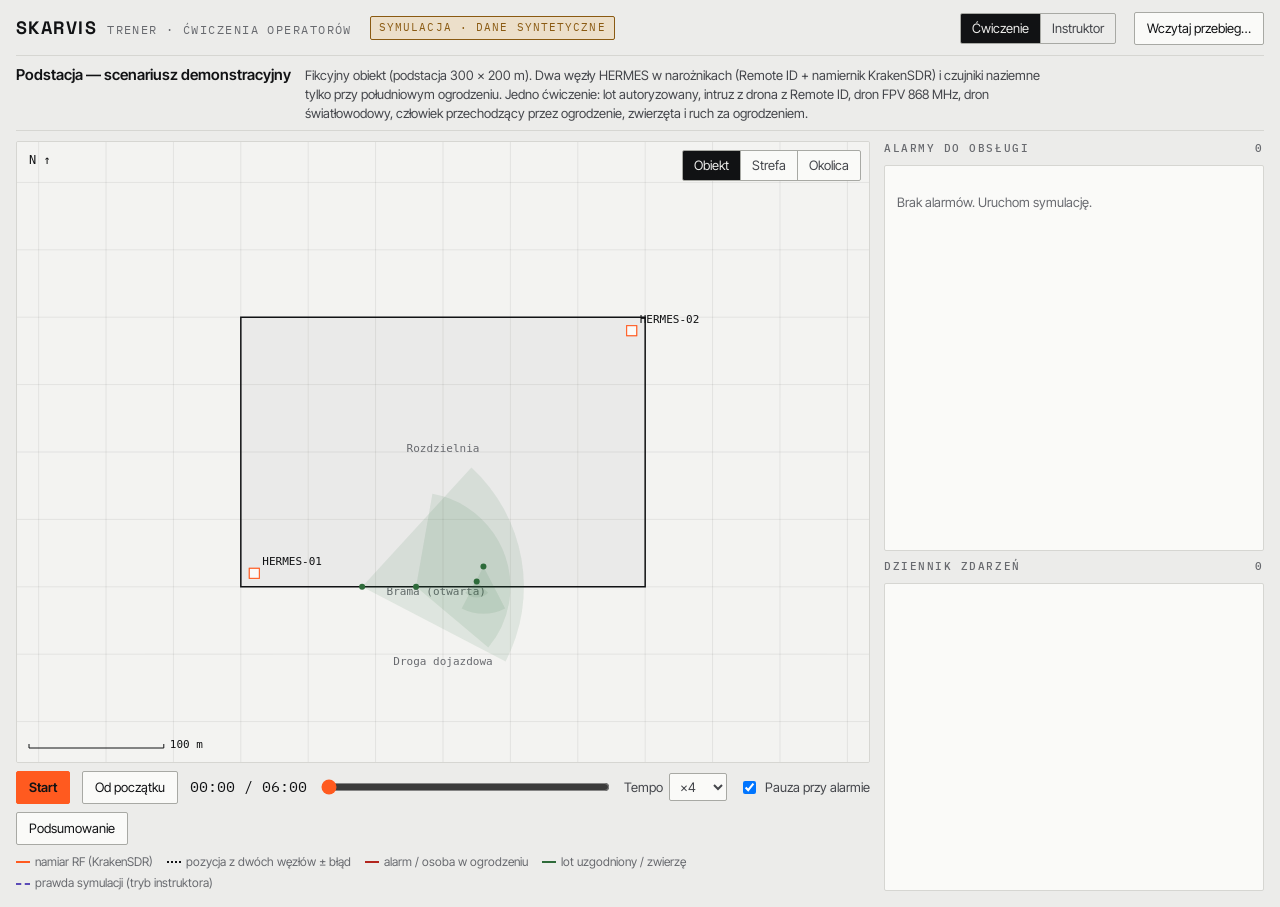
<file: trener/index.html>
<!doctype html>
<html lang="pl">
<head>
<meta charset="utf-8">
<meta name="viewport" content="width=device-width, initial-scale=1, viewport-fit=cover">
<title>SKARVIS Trener</title>
<meta name="claude:viewport-fit-sides" content="cover">
<meta name="description" content="Symulator ćwiczeń dla operatorów ochrony obiektu: drony i intruzi naziemni na danych syntetycznych. Wyniki symulacji opisują założenia, nie skuteczność systemu.">
<link rel="icon" href="../assets/img/favicon.svg" type="image/svg+xml">
<link rel="preconnect" href="https://fonts.googleapis.com">
<link rel="preconnect" href="https://fonts.gstatic.com" crossorigin>
<link href="https://fonts.googleapis.com/css2?family=Inter+Tight:wght@400;500;600&family=IBM+Plex+Mono:wght@400;500&family=Space+Grotesk:wght@700&display=swap" rel="stylesheet">
<link rel="stylesheet" href="sim.css">
</head>
<body>
<div class="app">

  <header class="top">
    <div class="brand"><a href="../" title="Strona SKARVIS">SKARVIS</a><span>Trener · ćwiczenia operatorów</span></div>
    <span class="synthetic" title="Wszystkie dane na tej stronie pochodzą z symulacji.">Symulacja · dane syntetyczne</span>
    <span class="spacer"></span>
    <div class="seg" role="group" aria-label="Tryb">
      <button type="button" id="mode-drill" data-mode="drill" aria-pressed="true">Ćwiczenie</button>
      <button type="button" id="mode-instructor" data-mode="instructor" aria-pressed="false">Instruktor</button>
    </div>
    <label class="btn filebtn" for="run-file">Wczytaj przebieg…<input type="file" id="run-file" accept=".json,.js,application/json"></label>
  </header>

  <section class="scenario" aria-live="polite">
    <h1 id="sc-name">Ładowanie scenariusza…</h1>
    <p id="sc-desc"></p>
  </section>

  <div class="main">
    <div class="left">
      <div class="mapbox" id="mapbox">
        <canvas id="map" aria-label="Mapa obiektu z czujnikami, namiarami i śladami"></canvas>
        <div class="corner">
          <div class="seg" role="group" aria-label="Skala mapy">
            <button type="button" id="zoom-obiekt" data-zoom="obiekt" aria-pressed="true">Obiekt</button>
            <button type="button" id="zoom-strefa" data-zoom="strefa" aria-pressed="false">Strefa</button>
            <button type="button" id="zoom-okolica" data-zoom="okolica" aria-pressed="false">Okolica</button>
          </div>
        </div>
        <div class="flash" id="flash" hidden>Nowy alarm</div>
      </div>

      <div class="transport">
        <button type="button" class="btn primary" id="play">Start</button>
        <button type="button" class="btn" id="restart">Od początku</button>
        <span class="clock" id="clock">00:00 / 00:00</span>
        <input type="range" id="scrub" min="0" max="360" step="1" value="0" aria-label="Czas symulacji">
        <label for="speed">Tempo
          <select id="speed">
            <option value="1">×1</option>
            <option value="4" selected>×4</option>
            <option value="10">×10</option>
            <option value="30">×30</option>
          </select>
        </label>
        <label for="autopause"><input type="checkbox" id="autopause" checked> Pauza przy alarmie</label>
        <button type="button" class="btn" id="show-debrief">Podsumowanie</button>
      </div>

      <div class="legend" aria-label="Legenda">
        <span><i class="k-ray"></i>namiar RF (KrakenSDR)</span>
        <span><i class="k-fix"></i>pozycja z dwóch węzłów ± błąd</span>
        <span><i class="k-alarm"></i>alarm / osoba w ogrodzeniu</span>
        <span><i class="k-ok"></i>lot uzgodniony / zwierzę</span>
        <span><i class="k-truth"></i>prawda symulacji (tryb instruktora)</span>
      </div>
    </div>

    <aside class="right">
      <h2><span>Alarmy do obsługi</span><span id="queue-count">0</span></h2>
      <div class="queue" id="queue"><p class="empty">Brak alarmów. Uruchom symulację.</p></div>
      <h2><span>Dziennik zdarzeń</span><span id="log-count">0</span></h2>
      <div class="log"><ol id="log"></ol></div>
    </aside>
  </div>

  <section class="debrief" id="debrief" hidden aria-labelledby="debrief-title"></section>
  <div class="error" id="error" hidden></div>
</div>

<script src="runs/podstacja.js"></script>
<script src="sim.js"></script>
</body>
</html>
</file>
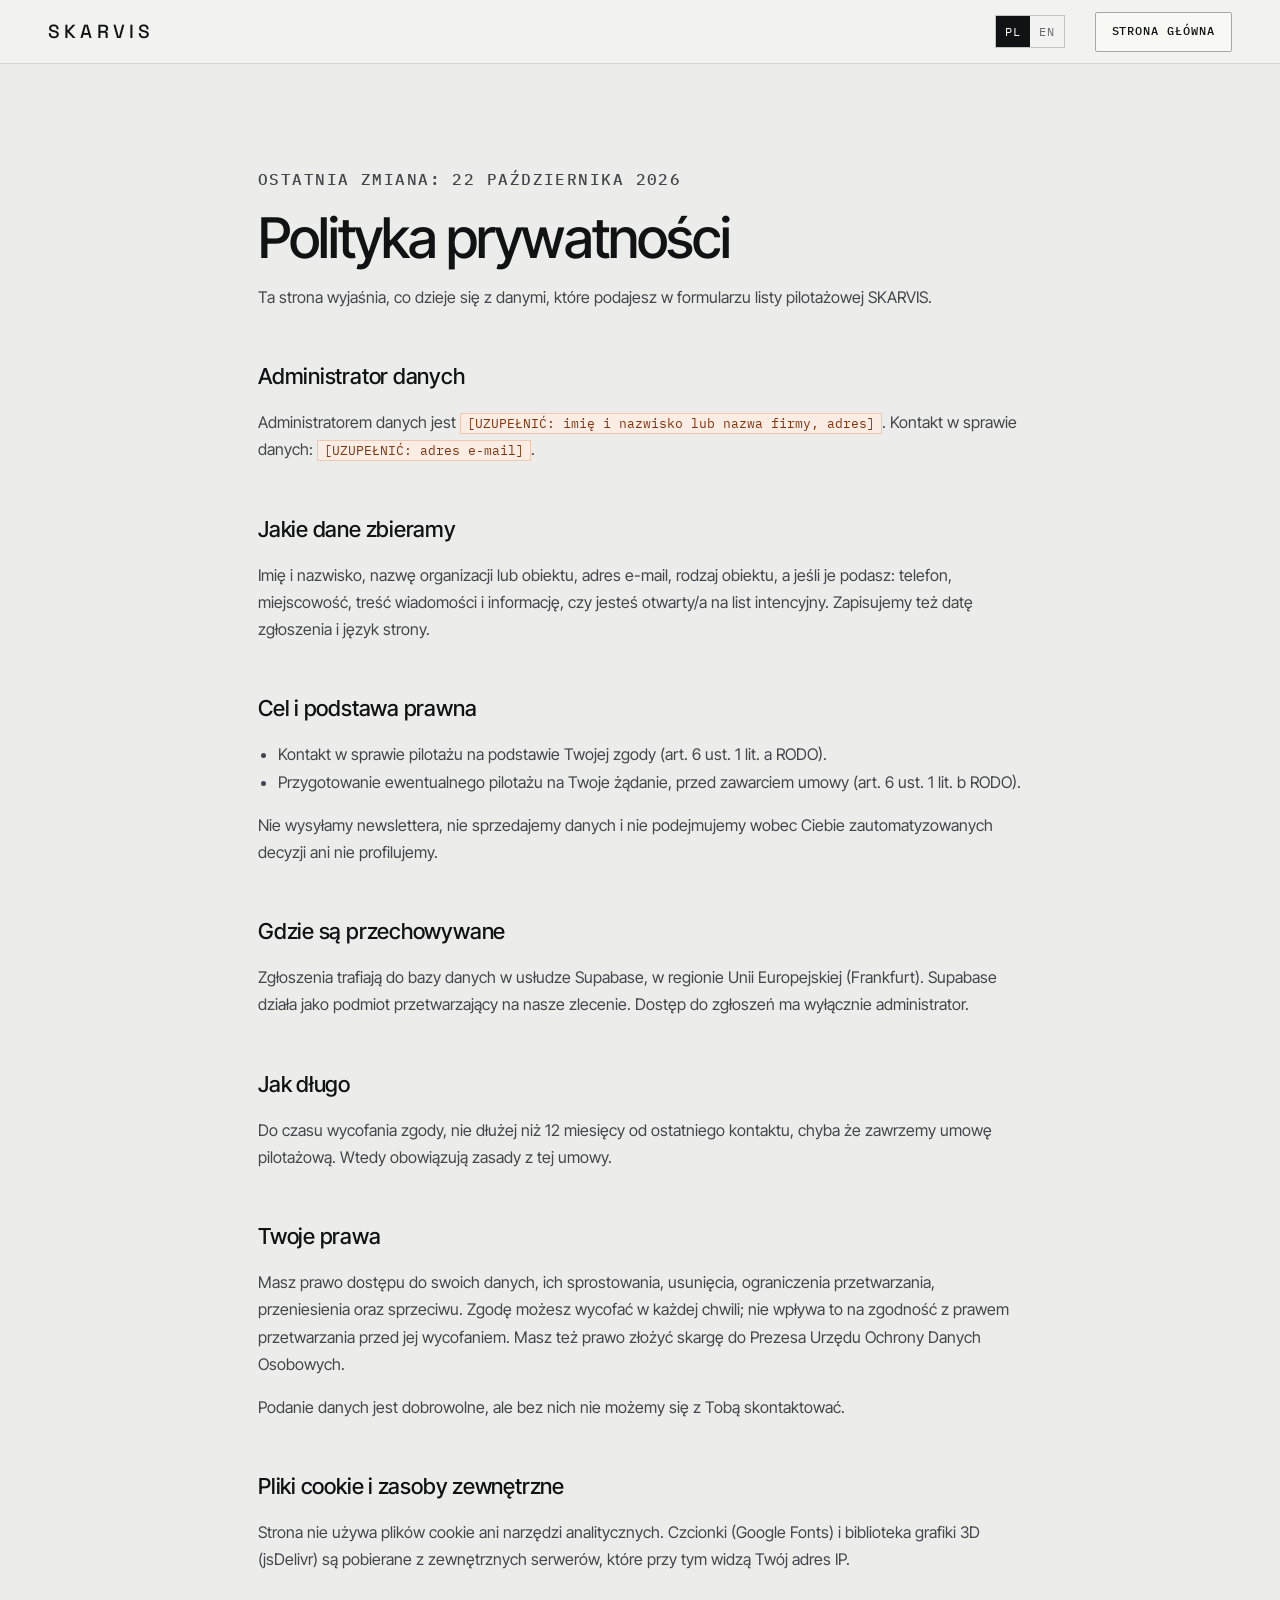
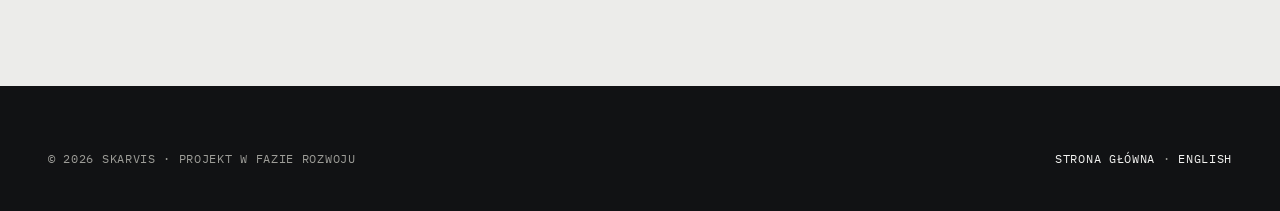
<file: polityka-prywatnosci.html>
<!doctype html>
<html lang="pl">
<head>
<meta charset="utf-8">
<meta name="viewport" content="width=device-width, initial-scale=1">
<title>Polityka prywatności · SKARVIS</title>
<meta name="description" content="Jak SKARVIS przetwarza dane z formularza listy pilotażowej.">
<meta name="robots" content="noindex">
<meta name="theme-color" content="#ececea">
<link rel="alternate" hreflang="pl" href="polityka-prywatnosci.html">
<link rel="alternate" hreflang="en" href="en/privacy.html">
<link rel="icon" href="assets/img/favicon.svg" type="image/svg+xml">
<link rel="preconnect" href="https://fonts.googleapis.com">
<link rel="preconnect" href="https://fonts.gstatic.com" crossorigin>
<link href="https://fonts.googleapis.com/css2?family=Inter+Tight:wght@400;500;600&family=IBM+Plex+Mono:wght@400;500&family=Space+Grotesk:wght@500;600;700&display=swap" rel="stylesheet">
<link rel="stylesheet" href="assets/css/site.css">
</head>
<body>
<a class="skip" href="#main">Przejdź do treści</a>
<header class="hdr is-scrolled">
  <div class="strip"><div class="wrap"><span class="strip-txt">Projekt w fazie rozwoju.</span></div></div>
  <div class="nav-bar">
    <nav class="wrap" aria-label="Główna">
      <a class="brand" href="./" aria-label="SKARVIS, strona główna">
        <span class="brand-word">SKARVIS</span>
      </a>
      <div class="lang" aria-label="Język"><span aria-current="true">PL</span><a href="en/privacy.html" hreflang="en" lang="en">EN</a></div>
      <a class="btn btn-ghost btn-sm" href="./">Strona główna</a>
    </nav>
  </div>
</header>

<main id="main" class="doc">
  <div class="wrap">
    <p class="label">Ostatnia zmiana: 22 października 2026</p>
    <h1>Polityka prywatności</h1>
    <p>Ta strona wyjaśnia, co dzieje się z&nbsp;danymi, które podajesz w&nbsp;formularzu listy pilotażowej SKARVIS.</p>

    <h2>Administrator danych</h2>
    <p>Administratorem danych jest <span class="todo">[UZUPEŁNIĆ: imię i nazwisko lub nazwa firmy, adres]</span>. Kontakt w&nbsp;sprawie danych: <span class="todo">[UZUPEŁNIĆ: adres e-mail]</span>.</p>

    <h2>Jakie dane zbieramy</h2>
    <p>Imię i&nbsp;nazwisko, nazwę organizacji lub obiektu, adres e-mail, rodzaj obiektu, a&nbsp;jeśli je podasz: telefon, miejscowość, treść wiadomości i&nbsp;informację, czy jesteś otwarty/a na list intencyjny. Zapisujemy też datę zgłoszenia i&nbsp;język strony.</p>

    <h2>Cel i podstawa prawna</h2>
    <ul>
      <li>Kontakt w&nbsp;sprawie pilotażu na podstawie Twojej zgody (art. 6 ust. 1 lit. a RODO).</li>
      <li>Przygotowanie ewentualnego pilotażu na Twoje żądanie, przed zawarciem umowy (art. 6 ust. 1 lit. b RODO).</li>
    </ul>
    <p>Nie wysyłamy newslettera, nie sprzedajemy danych i&nbsp;nie podejmujemy wobec Ciebie zautomatyzowanych decyzji ani nie profilujemy.</p>

    <h2>Gdzie są przechowywane</h2>
    <p>Zgłoszenia trafiają do bazy danych w&nbsp;usłudze Supabase, w&nbsp;regionie Unii Europejskiej (Frankfurt). Supabase działa jako podmiot przetwarzający na nasze zlecenie. Dostęp do zgłoszeń ma wyłącznie administrator.</p>

    <h2>Jak długo</h2>
    <p>Do czasu wycofania zgody, nie dłużej niż 12 miesięcy od ostatniego kontaktu, chyba że zawrzemy umowę pilotażową. Wtedy obowiązują zasady z&nbsp;tej umowy.</p>

    <h2>Twoje prawa</h2>
    <p>Masz prawo dostępu do swoich danych, ich sprostowania, usunięcia, ograniczenia przetwarzania, przeniesienia oraz sprzeciwu. Zgodę możesz wycofać w&nbsp;każdej chwili; nie wpływa to na zgodność z&nbsp;prawem przetwarzania przed jej wycofaniem. Masz też prawo złożyć skargę do Prezesa Urzędu Ochrony Danych Osobowych.</p>
    <p>Podanie danych jest dobrowolne, ale bez nich nie możemy się z&nbsp;Tobą skontaktować.</p>

    <h2>Pliki cookie i zasoby zewnętrzne</h2>
    <p>Strona nie używa plików cookie ani narzędzi analitycznych. Czcionki (Google Fonts) i&nbsp;biblioteka grafiki 3D (jsDelivr) są pobierane z&nbsp;zewnętrznych serwerów, które przy tym widzą Twój adres IP.</p>
  </div>
</main>

<footer class="foot">
  <div class="wrap">
    <div class="foot-base" style="margin-top:0;border-top:0;padding-top:0">
      <span>© 2026 SKARVIS · projekt w fazie rozwoju</span>
      <span><a href="./">Strona główna</a> · <a href="en/privacy.html" hreflang="en" lang="en">English</a></span>
    </div>
  </div>
</footer>
</body>
</html>
</file>
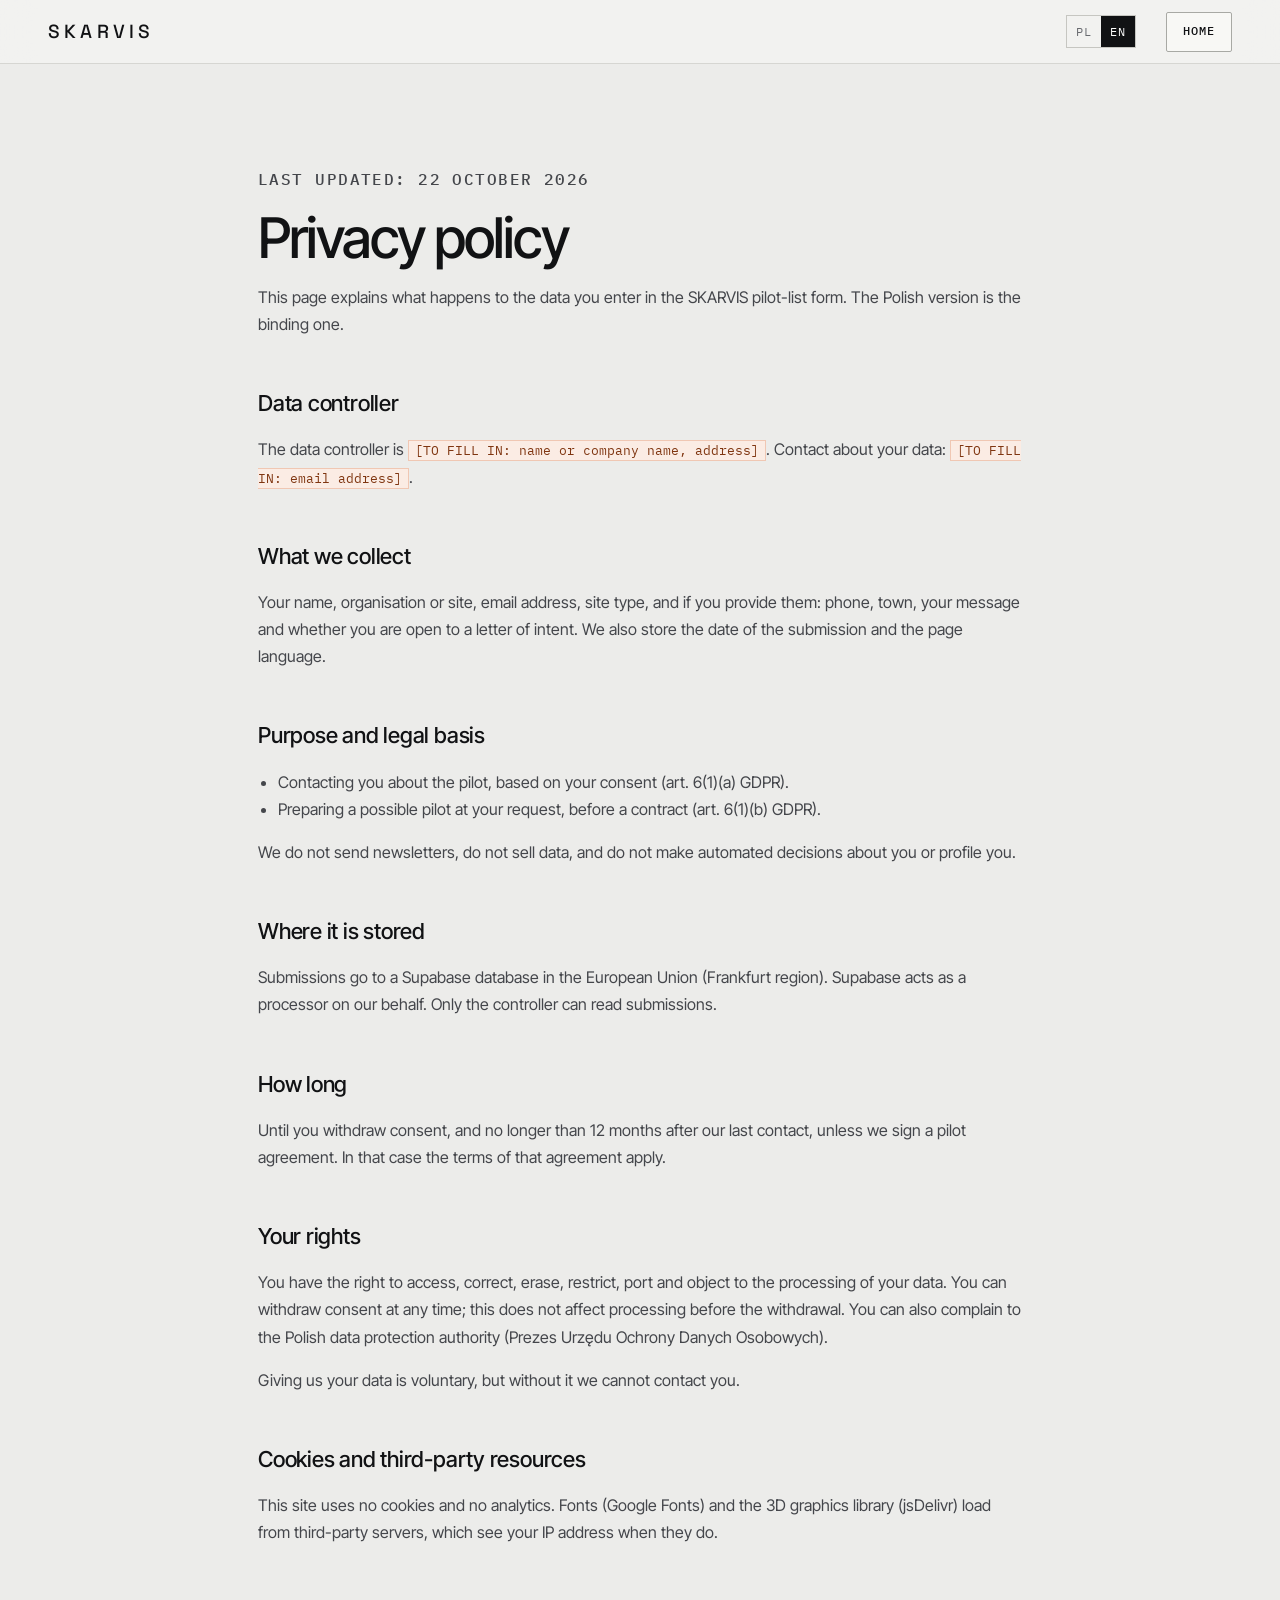
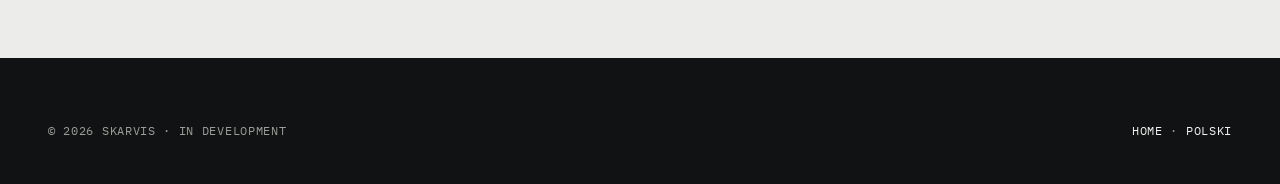
<file: en/privacy.html>
<!doctype html>
<html lang="en">
<head>
<meta charset="utf-8">
<meta name="viewport" content="width=device-width, initial-scale=1">
<title>Privacy policy · SKARVIS</title>
<meta name="description" content="How SKARVIS handles data from the pilot-list form.">
<meta name="robots" content="noindex">
<meta name="theme-color" content="#ececea">
<link rel="alternate" hreflang="pl" href="../polityka-prywatnosci.html">
<link rel="alternate" hreflang="en" href="privacy.html">
<link rel="icon" href="../assets/img/favicon.svg" type="image/svg+xml">
<link rel="preconnect" href="https://fonts.googleapis.com">
<link rel="preconnect" href="https://fonts.gstatic.com" crossorigin>
<link href="https://fonts.googleapis.com/css2?family=Inter+Tight:wght@400;500;600&family=IBM+Plex+Mono:wght@400;500&family=Space+Grotesk:wght@500;600;700&display=swap" rel="stylesheet">
<link rel="stylesheet" href="../assets/css/site.css">
</head>
<body>
<a class="skip" href="#main">Skip to content</a>
<header class="hdr is-scrolled">
  <div class="strip"><div class="wrap"><span class="strip-txt">In development.</span></div></div>
  <div class="nav-bar">
    <nav class="wrap" aria-label="Main">
      <a class="brand" href="./" aria-label="SKARVIS home">
        <span class="brand-word">SKARVIS</span>
      </a>
      <div class="lang" aria-label="Language"><a href="../polityka-prywatnosci.html" hreflang="pl" lang="pl">PL</a><span aria-current="true">EN</span></div>
      <a class="btn btn-ghost btn-sm" href="./">Home</a>
    </nav>
  </div>
</header>

<main id="main" class="doc">
  <div class="wrap">
    <p class="label">Last updated: 22 October 2026</p>
    <h1>Privacy policy</h1>
    <p>This page explains what happens to the data you enter in the SKARVIS pilot-list form. The Polish version is the binding one.</p>

    <h2>Data controller</h2>
    <p>The data controller is <span class="todo">[TO FILL IN: name or company name, address]</span>. Contact about your data: <span class="todo">[TO FILL IN: email address]</span>.</p>

    <h2>What we collect</h2>
    <p>Your name, organisation or site, email address, site type, and if you provide them: phone, town, your message and whether you are open to a letter of intent. We also store the date of the submission and the page language.</p>

    <h2>Purpose and legal basis</h2>
    <ul>
      <li>Contacting you about the pilot, based on your consent (art. 6(1)(a) GDPR).</li>
      <li>Preparing a possible pilot at your request, before a contract (art. 6(1)(b) GDPR).</li>
    </ul>
    <p>We do not send newsletters, do not sell data, and do not make automated decisions about you or profile you.</p>

    <h2>Where it is stored</h2>
    <p>Submissions go to a Supabase database in the European Union (Frankfurt region). Supabase acts as a processor on our behalf. Only the controller can read submissions.</p>

    <h2>How long</h2>
    <p>Until you withdraw consent, and no longer than 12 months after our last contact, unless we sign a pilot agreement. In that case the terms of that agreement apply.</p>

    <h2>Your rights</h2>
    <p>You have the right to access, correct, erase, restrict, port and object to the processing of your data. You can withdraw consent at any time; this does not affect processing before the withdrawal. You can also complain to the Polish data protection authority (Prezes Urzędu Ochrony Danych Osobowych).</p>
    <p>Giving us your data is voluntary, but without it we cannot contact you.</p>

    <h2>Cookies and third-party resources</h2>
    <p>This site uses no cookies and no analytics. Fonts (Google Fonts) and the 3D graphics library (jsDelivr) load from third-party servers, which see your IP address when they do.</p>
  </div>
</main>

<footer class="foot">
  <div class="wrap">
    <div class="foot-base" style="margin-top:0;border-top:0;padding-top:0">
      <span>© 2026 SKARVIS · in development</span>
      <span><a href="./">Home</a> · <a href="../polityka-prywatnosci.html" hreflang="pl" lang="pl">Polski</a></span>
    </div>
  </div>
</footer>
</body>
</html>
</file>
<file: trener/sim.css>
/* SKARVIS Trener — operator console for simulated runs.
   Layout: one working screen. Map on the left, the incident queue and the event
   log on the right, transport bar under the map. Stacks to one column on a phone.
   Colours follow the public site (light tactical HUD, one orange accent); the
   dark set is a control-room variant for night shifts. Semantic colours (alarm,
   cleared, truth) are separate from the accent. */

:root {
  --bg: #ececea;
  --panel: #fafaf8;
  --map: #f3f3f1;
  --ink: #111214;
  --ink-2: #44464b;
  --mute: #686a6f;
  --line: #d6d6d2;
  --line-2: #a8a9a4;
  --grid: rgba(17, 18, 20, 0.07);
  --site: rgba(17, 18, 20, 0.035);
  --fov: rgba(47, 107, 58, 0.10);
  --accent: #ff5a1f;
  --accent-ink: #c2410c;
  --accent-soft: rgba(255, 90, 31, 0.10);
  --alarm: #b3261e;
  --alarm-soft: rgba(179, 38, 30, 0.10);
  --ok: #2f6b3a;
  --ok-soft: rgba(47, 107, 58, 0.12);
  --warn: #8a5a12;
  --warn-soft: rgba(233, 162, 59, 0.18);
  --truth: #5b4bb7;
  --truth-soft: rgba(91, 75, 183, 0.10);
  --on-accent: #111214;
  --on-alarm: #ffffff;

  --sans: "Inter Tight", system-ui, -apple-system, "Segoe UI", sans-serif;
  --mono: "IBM Plex Mono", ui-monospace, "SFMono-Regular", Menlo, Consolas, monospace;
  --brand: "Space Grotesk", "Inter Tight", system-ui, sans-serif;
  --r: 2px;
}

@media (prefers-color-scheme: dark) {
  :root:not([data-theme="light"]) {
    --bg: #0e1012;
    --panel: #15181b;
    --map: #101316;
    --ink: #e8e9e6;
    --ink-2: #b9bbb7;
    --mute: #8b8e8a;
    --line: #2a2e32;
    --line-2: #4a4f54;
    --grid: rgba(232, 233, 230, 0.06);
    --site: rgba(232, 233, 230, 0.035);
    --fov: rgba(120, 190, 130, 0.10);
    --accent: #ff6a33;
    --accent-ink: #ff8a5c;
    --accent-soft: rgba(255, 106, 51, 0.14);
    --alarm: #ff6b5e;
    --alarm-soft: rgba(255, 107, 94, 0.14);
    --ok: #7cc48a;
    --ok-soft: rgba(124, 196, 138, 0.14);
    --warn: #e9b35b;
    --warn-soft: rgba(233, 179, 91, 0.16);
    --truth: #a99cff;
    --truth-soft: rgba(169, 156, 255, 0.14);
    --on-accent: #111214;
    --on-alarm: #111214;
    color-scheme: dark;
  }
}

:root[data-theme="dark"] {
  --bg: #0e1012;
  --panel: #15181b;
  --map: #101316;
  --ink: #e8e9e6;
  --ink-2: #b9bbb7;
  --mute: #8b8e8a;
  --line: #2a2e32;
  --line-2: #4a4f54;
  --grid: rgba(232, 233, 230, 0.06);
  --site: rgba(232, 233, 230, 0.035);
  --fov: rgba(120, 190, 130, 0.10);
  --accent: #ff6a33;
  --accent-ink: #ff8a5c;
  --accent-soft: rgba(255, 106, 51, 0.14);
  --alarm: #ff6b5e;
  --alarm-soft: rgba(255, 107, 94, 0.14);
  --ok: #7cc48a;
  --ok-soft: rgba(124, 196, 138, 0.14);
  --warn: #e9b35b;
  --warn-soft: rgba(233, 179, 91, 0.16);
  --truth: #a99cff;
  --truth-soft: rgba(169, 156, 255, 0.14);
  --on-accent: #111214;
  --on-alarm: #111214;
  color-scheme: dark;
}

*, *::before, *::after { box-sizing: border-box; }

[hidden] { display: none !important; }

html, body { height: 100%; }

body {
  margin: 0;
  background: var(--bg);
  color: var(--ink);
  font-family: var(--sans);
  font-size: 14px;
  line-height: 1.45;
  -webkit-font-smoothing: antialiased;
}

button, select, input { font: inherit; color: inherit; }

:focus-visible { outline: 2px solid var(--accent); outline-offset: 2px; border-radius: var(--r); }

.app {
  display: grid;
  grid-template-rows: auto auto auto;
  gap: 10px;
  min-height: 100%;
  padding-block: 12px 16px;
  padding-left: max(16px, env(safe-area-inset-left, 0px));
  padding-right: max(16px, env(safe-area-inset-right, 0px));
}

/* --- header -------------------------------------------------------------------- */

.top {
  display: flex;
  flex-wrap: wrap;
  align-items: center;
  gap: 10px 18px;
}

.brand {
  display: flex;
  align-items: baseline;
  gap: 10px;
  min-width: 0;
}

.brand a {
  color: inherit;
  text-decoration: none;
  font-family: var(--brand);
  font-weight: 700;
  font-size: 18px;
  letter-spacing: 0.08em;
}

.brand span {
  font-family: var(--mono);
  font-size: 12px;
  letter-spacing: 0.12em;
  text-transform: uppercase;
  color: var(--mute);
}

.synthetic {
  font-family: var(--mono);
  font-size: 11px;
  letter-spacing: 0.1em;
  text-transform: uppercase;
  padding: 3px 8px;
  border: 1px solid var(--warn);
  background: var(--warn-soft);
  color: var(--warn);
  border-radius: var(--r);
}

.top .spacer { flex: 1 1 auto; }

.seg {
  display: inline-flex;
  border: 1px solid var(--line-2);
  border-radius: var(--r);
  overflow: hidden;
}

.seg button {
  border: 0;
  background: transparent;
  padding: 5px 11px;
  font-size: 13px;
  cursor: pointer;
  color: var(--ink-2);
}

.seg button + button { border-left: 1px solid var(--line-2); }

.seg button[aria-pressed="true"] {
  background: var(--ink);
  color: var(--bg);
}

.scenario {
  display: flex;
  flex-wrap: wrap;
  gap: 4px 14px;
  align-items: baseline;
  border-top: 1px solid var(--line);
  border-bottom: 1px solid var(--line);
  padding-block: 8px;
}

.scenario h1 {
  margin: 0;
  font-size: 15px;
  font-weight: 600;
  text-wrap: balance;
}

.scenario p {
  margin: 0;
  color: var(--ink-2);
  font-size: 13px;
  max-width: 95ch;
  min-width: 0;
}

/* --- main grid ----------------------------------------------------------------- */

.main {
  display: grid;
  grid-template-columns: minmax(0, 1fr) minmax(300px, 380px);
  gap: 14px;
  /* One working screen: the map keeps its size and the queue scrolls. */
  height: max(540px, calc(100dvh - 150px));
  min-height: 0;
}

.left { display: grid; grid-template-rows: 1fr auto auto; gap: 8px; min-width: 0; min-height: 0; }

.mapbox {
  position: relative;
  min-height: 0;
  background: var(--map);
  border: 1px solid var(--line);
  border-radius: var(--r);
  overflow: hidden;
}

.mapbox canvas { position: absolute; inset: 0; width: 100%; height: 100%; display: block; }

.mapbox .corner {
  position: absolute;
  top: 8px;
  right: 8px;
  display: flex;
  gap: 6px;
}

.mapbox .corner .seg { background: var(--panel); }

.flash {
  position: absolute;
  left: 50%;
  top: 10px;
  transform: translateX(-50%);
  background: var(--alarm);
  color: var(--on-alarm);
  font-weight: 600;
  padding: 6px 12px;
  border-radius: var(--r);
  font-size: 13px;
  box-shadow: 0 2px 10px rgba(0, 0, 0, 0.2);
}

.transport {
  display: flex;
  flex-wrap: wrap;
  align-items: center;
  gap: 8px 12px;
}

.btn {
  border: 1px solid var(--line-2);
  background: var(--panel);
  padding: 6px 12px;
  border-radius: var(--r);
  cursor: pointer;
  font-size: 13px;
}

.btn:hover { border-color: var(--ink-2); }

.btn.primary {
  background: var(--accent);
  border-color: var(--accent);
  color: var(--on-accent);
  font-weight: 600;
}

.clock {
  font-family: var(--mono);
  font-variant-numeric: tabular-nums;
  font-size: 15px;
  min-width: 11ch;
}

.transport input[type="range"] { flex: 1 1 180px; accent-color: var(--accent); min-width: 0; }

.transport label { display: inline-flex; align-items: center; gap: 6px; font-size: 13px; color: var(--ink-2); }

.transport select {
  border: 1px solid var(--line-2);
  background: var(--panel);
  border-radius: var(--r);
  padding: 4px 6px;
}

.legend {
  display: flex;
  flex-wrap: wrap;
  gap: 4px 14px;
  font-size: 12px;
  color: var(--mute);
}

.legend i {
  display: inline-block;
  width: 14px;
  height: 0;
  border-top: 2px solid;
  vertical-align: middle;
  margin-right: 5px;
}

.legend .k-ray { border-color: var(--accent); }
.legend .k-fix { border-color: var(--ink); border-top-style: dotted; }
.legend .k-alarm { border-color: var(--alarm); }
.legend .k-ok { border-color: var(--ok); }
.legend .k-truth { border-color: var(--truth); border-top-style: dashed; }

/* --- right column -------------------------------------------------------------- */

.right {
  display: grid;
  grid-template-rows: auto minmax(160px, 1fr) auto minmax(120px, 0.8fr);
  gap: 8px;
  min-width: 0;
  min-height: 0;
}

.right h2 {
  margin: 0;
  font-family: var(--mono);
  font-size: 11px;
  font-weight: 500;
  letter-spacing: 0.14em;
  text-transform: uppercase;
  color: var(--mute);
  display: flex;
  justify-content: space-between;
  gap: 8px;
}

.queue, .log {
  overflow: auto;
  min-height: 0;
  border: 1px solid var(--line);
  border-radius: var(--r);
  background: var(--panel);
}

.queue { padding: 8px; display: flex; flex-direction: column; gap: 8px; }

.empty { color: var(--mute); font-size: 13px; padding: 6px 4px; }

.inc {
  border: 1px solid var(--line);
  border-left: 3px solid var(--alarm);
  background: var(--bg);
  border-radius: var(--r);
  padding: 8px 10px;
  display: grid;
  gap: 5px;
}

.inc[data-state="done"] { border-left-color: var(--line-2); opacity: 0.85; }
.inc[data-state="ack"] { border-left-color: var(--accent); }

.inc header {
  display: flex;
  flex-wrap: wrap;
  align-items: center;
  gap: 6px 8px;
  font-family: var(--mono);
  font-size: 12px;
  font-variant-numeric: tabular-nums;
}

.inc h3 { margin: 0; font-size: 14px; font-weight: 600; }

.inc p { margin: 0; font-size: 13px; color: var(--ink-2); }

.chip {
  font-family: var(--mono);
  font-size: 10.5px;
  letter-spacing: 0.08em;
  text-transform: uppercase;
  padding: 1px 6px;
  border-radius: var(--r);
  border: 1px solid currentColor;
}

.chip.air { color: var(--accent-ink); background: var(--accent-soft); }
.chip.ground { color: var(--ok); background: var(--ok-soft); }
.chip.state { color: var(--ink-2); }
.chip.alarm { color: var(--alarm); background: var(--alarm-soft); }

.inc .acts { display: flex; flex-wrap: wrap; gap: 6px; }
.inc .acts .btn { padding: 4px 9px; font-size: 12.5px; }

.verify { font-size: 12.5px; color: var(--ink); background: var(--panel); border: 1px dashed var(--line-2); padding: 5px 8px; border-radius: var(--r); }

.truth {
  font-size: 12.5px;
  color: var(--truth);
  background: var(--truth-soft);
  padding: 4px 8px;
  border-radius: var(--r);
}

.log ol {
  list-style: none;
  margin: 0;
  padding: 4px 0;
  font-family: var(--mono);
  font-size: 11.5px;
  font-variant-numeric: tabular-nums;
}

.log li {
  display: grid;
  grid-template-columns: 5.5ch minmax(0, 1fr);
  gap: 8px;
  padding: 3px 10px;
  border-bottom: 1px solid var(--line);
}

.log li.alarm { color: var(--alarm); }
.log li.quiet { color: var(--mute); }
.log li span:last-child { overflow-wrap: anywhere; }

/* --- debrief ------------------------------------------------------------------- */

.debrief {
  border: 1px solid var(--line-2);
  background: var(--panel);
  border-radius: var(--r);
  padding: 16px clamp(14px, 3vw, 28px);
  display: grid;
  gap: 16px;
}

.debrief header { display: flex; flex-wrap: wrap; align-items: baseline; gap: 8px 16px; }
.debrief .spacer { flex: 1 1 auto; }
.debrief .note { color: var(--ink-2); font-size: 13px; margin-top: 6px; }
.debrief h2 { margin: 0; font-size: 20px; text-wrap: balance; }
.debrief h3 { margin: 0 0 6px; font-size: 14px; }
.debrief p { margin: 0; max-width: 85ch; }

.stats { display: flex; flex-wrap: wrap; gap: 8px 28px; }
.stats div { display: grid; }
.stats b { font-family: var(--mono); font-size: 22px; font-variant-numeric: tabular-nums; font-weight: 500; }
.stats span { font-size: 12px; color: var(--mute); }

.tbl { overflow-x: auto; }
.tbl table { border-collapse: collapse; width: 100%; font-size: 13px; }
.tbl th, .tbl td { text-align: left; padding: 6px 8px; border-bottom: 1px solid var(--line); vertical-align: top; }
.tbl th { font-family: var(--mono); font-size: 11px; font-weight: 500; letter-spacing: 0.08em; text-transform: uppercase; color: var(--mute); }
.tbl td.num { font-family: var(--mono); font-variant-numeric: tabular-nums; white-space: nowrap; }

.pill { font-family: var(--mono); font-size: 11px; padding: 1px 6px; border-radius: var(--r); white-space: nowrap; }
.pill.ok { color: var(--ok); background: var(--ok-soft); }
.pill.bad { color: var(--alarm); background: var(--alarm-soft); }
.pill.warn { color: var(--warn); background: var(--warn-soft); }
.pill.mute { color: var(--mute); border: 1px solid var(--line); }

.assume { margin: 0; padding-left: 18px; color: var(--ink-2); font-size: 13px; display: grid; gap: 4px; max-width: 95ch; }

.copied { font-size: 12px; color: var(--ok); }

.error {
  border: 1px solid var(--alarm);
  background: var(--alarm-soft);
  color: var(--alarm);
  padding: 10px 12px;
  border-radius: var(--r);
}

.filebtn { position: relative; overflow: hidden; }
.filebtn input { position: absolute; inset: 0; opacity: 0; cursor: pointer; }

/* --- small screens ------------------------------------------------------------- */

@media (max-width: 900px) {
  .main { grid-template-columns: minmax(0, 1fr); height: auto; }
  .mapbox { min-height: 0; aspect-ratio: 1 / 1; max-width: 100%; }
  .right { grid-template-rows: auto auto auto auto; }
  .queue { max-height: 60vh; }
  .log { max-height: 40vh; }
}

@media (prefers-reduced-motion: reduce) {
  * { animation: none !important; transition: none !important; }
}
</file>
<file: assets/css/site.css>
/* SKARVIS public site.
   Visual language: light tactical HUD (point-cloud terrain, mono labels,
   "+" corner marks, hatched separators) with one orange accent.
   Light theme only, by design. One radius scale: 2px everywhere.
   The accent is one token: switch --accent back to the brand amber (#E9A23B)
   and --accent-ink to #8A5A12 to return to the original brand board colour. */

:root {
  --paper: #ececea;
  --paper-2: #f3f3f1;
  --panel: #fafaf8;
  --white: #fdfdfc;
  --ink: #111214;
  --ink-2: #44464b;
  --mute: #686a6f;
  --line: #d6d6d2;
  --line-2: #c6c6c1;
  --line-3: #a8a9a4;
  --accent: #ff5a1f;
  --accent-2: #ff7a47;
  --accent-ink: #c2410c;
  --accent-soft: rgba(255, 90, 31, 0.09);
  --on-accent: #111214;
  --ok: #2f6b3a;
  --warn-bg: #fbece4;
  --warn-line: #f0c7b3;
  --warn-ink: #7f3510;
  --bad: #b3261e;

  --sans: "Inter Tight", system-ui, -apple-system, "Segoe UI", sans-serif;
  --mono: "IBM Plex Mono", ui-monospace, "SFMono-Regular", Menlo, Consolas, monospace;
  --brand: "Space Grotesk", "Inter Tight", system-ui, sans-serif;

  --r: 2px;
  --wrap: 1320px;
  --gutter: clamp(16px, 4vw, 48px);
  --section: clamp(88px, 11vw, 152px);
  --ease: cubic-bezier(0.16, 1, 0.3, 1);
  --ease-io: cubic-bezier(0.65, 0, 0.35, 1);

  --strip-h: 38px;
  --nav-h: 64px;

  color-scheme: light;
}

*, *::before, *::after { box-sizing: border-box; }

html {
  -webkit-text-size-adjust: 100%;
  text-size-adjust: 100%;
  scroll-behavior: smooth;
  scroll-padding-top: calc(var(--nav-h) + 16px);
  background: var(--paper);
}

body {
  margin: 0;
  background: var(--paper);
  color: var(--ink);
  font-family: var(--sans);
  font-size: 16px;
  line-height: 1.55;
  -webkit-font-smoothing: antialiased;
  -moz-osx-font-smoothing: grayscale;
  overflow-x: clip;
}

img, svg, canvas { display: block; max-width: 100%; }
a { color: inherit; }
button, input, select, textarea { font: inherit; color: inherit; }
::selection { background: var(--accent); color: var(--on-accent); }

:focus-visible {
  outline: 2px solid var(--accent);
  outline-offset: 3px;
  border-radius: var(--r);
}

.skip {
  position: fixed;
  left: 12px;
  top: -60px;
  z-index: 100;
  background: var(--ink);
  color: var(--white);
  padding: 10px 16px;
  border-radius: var(--r);
  font-weight: 600;
  text-decoration: none;
  transition: top 0.3s var(--ease);
}
.skip:focus { top: 12px; }

.wrap {
  width: 100%;
  max-width: var(--wrap);
  margin-inline: auto;
  padding-inline: var(--gutter);
}

.sr-only {
  position: absolute !important;
  width: 1px; height: 1px;
  padding: 0; margin: -1px;
  overflow: hidden;
  clip: rect(0 0 0 0);
  white-space: nowrap;
  border: 0;
}

/* ---------- HUD primitives ---------- */

/* Four "+" marks sitting on the corners of a box. */
.plus { position: relative; }
.plus::after {
  content: "";
  position: absolute;
  inset: -5px;
  pointer-events: none;
  --c: var(--ink-2);
  background:
    linear-gradient(var(--c), var(--c)) left 0 top 4px / 9px 1px no-repeat,
    linear-gradient(var(--c), var(--c)) left 4px top 0 / 1px 9px no-repeat,
    linear-gradient(var(--c), var(--c)) right 0 top 4px / 9px 1px no-repeat,
    linear-gradient(var(--c), var(--c)) right 4px top 0 / 1px 9px no-repeat,
    linear-gradient(var(--c), var(--c)) left 0 bottom 4px / 9px 1px no-repeat,
    linear-gradient(var(--c), var(--c)) left 4px bottom 0 / 1px 9px no-repeat,
    linear-gradient(var(--c), var(--c)) right 0 bottom 4px / 9px 1px no-repeat,
    linear-gradient(var(--c), var(--c)) right 4px bottom 0 / 1px 9px no-repeat;
}

.hatch {
  height: 16px;
  border-block: 1px solid var(--line);
  background: repeating-linear-gradient(-45deg, var(--line-2) 0 1px, transparent 1px 7px);
}

.label {
  font-family: var(--mono);
  font-size: 11.5px;
  font-weight: 500;
  letter-spacing: 0.09em;
  text-transform: uppercase;
  color: var(--mute);
  margin: 0;
}

/* ---------- type ---------- */

.eyebrow {
  display: inline-flex;
  align-items: center;
  gap: 10px;
  font-family: var(--mono);
  font-size: 12px;
  font-weight: 500;
  letter-spacing: 0.12em;
  text-transform: uppercase;
  color: var(--ink);
  margin: 0;
}
.eyebrow::before {
  content: "";
  width: 18px;
  height: 8px;
  background: var(--accent);
  clip-path: polygon(0 0, 100% 0, 70% 100%, 0 100%);
}

.display {
  margin: 0;
  font-size: clamp(42px, 6vw, 92px);
  line-height: 0.98;
  letter-spacing: -0.04em;
  font-weight: 500;
  text-wrap: balance;
}

.h2 {
  margin: 0;
  font-size: clamp(34px, 4.5vw, 64px);
  line-height: 1.02;
  letter-spacing: -0.035em;
  font-weight: 500;
  text-wrap: balance;
}

.h3 {
  margin: 0;
  font-size: 20px;
  line-height: 1.25;
  letter-spacing: -0.012em;
  font-weight: 500;
}

.lead {
  margin: 0;
  font-size: clamp(17px, 1.4vw, 19.5px);
  line-height: 1.55;
  color: var(--ink-2);
  max-width: 38em;
  text-wrap: pretty;
}

.muted { color: var(--mute); }
.mono { font-family: var(--mono); }
.acc { color: var(--accent-ink); }

.sec-head {
  display: flex;
  flex-direction: column;
  gap: 20px;
  max-width: 52rem;
  margin-bottom: clamp(48px, 6vw, 80px);
}

/* ---------- buttons ---------- */

.btn {
  display: inline-flex;
  align-items: center;
  justify-content: space-between;
  gap: 16px;
  min-height: 50px;
  padding: 0 5px 0 20px;
  border-radius: var(--r);
  border: 1px solid transparent;
  font-family: var(--mono);
  font-size: 13px;
  font-weight: 500;
  letter-spacing: 0.08em;
  text-transform: uppercase;
  white-space: nowrap;
  text-decoration: none;
  cursor: pointer;
  transition: background-color 0.5s var(--ease), border-color 0.5s var(--ease), color 0.5s var(--ease), transform 0.25s var(--ease);
}
.btn:active { transform: scale(0.98); }
.btn-ic {
  width: 40px;
  height: 40px;
  display: grid;
  place-items: center;
  border-radius: 1px;
  font-size: 17px;
  transition: transform 0.6s var(--ease), background-color 0.5s var(--ease);
}
.btn:hover .btn-ic { transform: translate(3px, -2px); }
.btn-primary { background: var(--accent); color: var(--on-accent); }
.btn-primary .btn-ic { background: rgba(17, 18, 20, 0.1); }
.btn-primary:hover { background: var(--accent-2); }
.btn-ghost {
  padding: 0 20px;
  border-color: var(--line-3);
  color: var(--ink);
  background: rgba(250, 250, 248, 0.7);
}
.btn-ghost:hover { border-color: var(--ink); background: var(--white); }
.btn-sm { min-height: 40px; padding: 0 16px; font-size: 12px; }

.chip {
  display: inline-flex;
  align-items: center;
  gap: 8px;
  min-height: 38px;
  padding: 0 13px;
  border: 1px solid var(--line-2);
  border-radius: var(--r);
  background: var(--white);
  color: var(--ink);
  font-family: var(--mono);
  font-size: 12px;
  font-weight: 500;
  letter-spacing: 0.06em;
  text-transform: uppercase;
  cursor: pointer;
  transition: background-color 0.4s var(--ease), border-color 0.4s var(--ease), color 0.4s var(--ease);
}
.chip:hover { border-color: var(--ink); }
.chip[aria-pressed="true"] { background: var(--ink); border-color: var(--ink); color: var(--white); }
.chip-acc[aria-pressed="true"] { background: var(--accent); border-color: var(--accent); color: var(--on-accent); }

/* ---------- header ---------- */

.hdr {
  position: fixed;
  inset: 0 0 auto 0;
  z-index: 40;
  transition: transform 0.6s var(--ease);
}
.hdr.is-scrolled { transform: translateY(calc(var(--strip-h) * -1)); }

.strip {
  height: var(--strip-h);
  background: var(--warn-bg);
  border-bottom: 1px solid var(--warn-line);
  color: var(--warn-ink);
  font-size: 13.5px;
}
.strip .wrap {
  height: 100%;
  display: flex;
  align-items: center;
  gap: 14px;
  overflow: hidden;
}
.strip-tag {
  flex: 0 0 auto;
  font-family: var(--mono);
  font-size: 11px;
  font-weight: 500;
  letter-spacing: 0.1em;
  padding: 2px 7px;
  background: var(--accent);
  color: var(--on-accent);
}
.strip-txt { white-space: nowrap; overflow: hidden; text-overflow: ellipsis; }
.strip a {
  flex: 0 0 auto;
  margin-left: auto;
  color: var(--accent-ink);
  text-decoration: none;
  font-weight: 600;
  display: inline-flex;
  align-items: center;
  gap: 6px;
}
.strip a:hover { color: var(--ink); }

.nav-bar {
  height: var(--nav-h);
  border-bottom: 1px solid transparent;
  transition: background-color 0.6s var(--ease), border-color 0.6s var(--ease);
}
.hdr.is-scrolled .nav-bar {
  background: rgba(243, 243, 241, 0.86);
  -webkit-backdrop-filter: blur(16px) saturate(140%);
  backdrop-filter: blur(16px) saturate(140%);
  border-bottom-color: var(--line);
}
.nav-bar .wrap {
  height: 100%;
  display: flex;
  align-items: center;
  gap: 30px;
}
.brand {
  display: inline-flex;
  align-items: center;
  gap: 12px;
  text-decoration: none;
  color: var(--ink);
  margin-right: auto;
}
.brand-word {
  font-family: var(--brand);
  font-weight: 500;
  font-size: 19px;
  letter-spacing: 0.22em;
  margin-right: -0.22em;
}
.nav-links {
  display: flex;
  align-items: center;
  gap: 28px;
  list-style: none;
  margin: 0;
  padding: 0;
}
.nav-links a {
  font-family: var(--mono);
  font-size: 12.5px;
  font-weight: 500;
  letter-spacing: 0.08em;
  text-transform: uppercase;
  color: var(--ink-2);
  text-decoration: none;
  transition: color 0.4s var(--ease);
}
.nav-links a:hover { color: var(--accent-ink); }
.lang {
  display: inline-flex;
  align-items: center;
  border: 1px solid var(--line-2);
  font-family: var(--mono);
  font-size: 11.5px;
  letter-spacing: 0.08em;
}
.lang a, .lang span {
  padding: 7px 9px;
  text-decoration: none;
  color: var(--mute);
}
.lang a:hover { color: var(--ink); }
.lang [aria-current="true"] { color: var(--white); background: var(--ink); }

.burger {
  display: none;
  width: 44px;
  height: 44px;
  border: 1px solid var(--line-3);
  border-radius: var(--r);
  background: var(--white);
  cursor: pointer;
  position: relative;
}
.burger span {
  position: absolute;
  left: 12px;
  right: 12px;
  height: 1.5px;
  background: var(--ink);
  transition: transform 0.5s var(--ease), opacity 0.3s var(--ease);
}
.burger span:nth-child(1) { top: 16px; }
.burger span:nth-child(2) { top: 21px; }
.burger span:nth-child(3) { top: 26px; }
.burger[aria-expanded="true"] span:nth-child(1) { transform: translateY(5px) rotate(45deg); }
.burger[aria-expanded="true"] span:nth-child(2) { opacity: 0; }
.burger[aria-expanded="true"] span:nth-child(3) { transform: translateY(-5px) rotate(-45deg); }

.menu {
  position: fixed;
  inset: 0;
  z-index: 35;
  padding: calc(var(--strip-h) + var(--nav-h) + 32px) var(--gutter) 40px;
  background: rgba(240, 240, 238, 0.95);
  -webkit-backdrop-filter: blur(24px);
  backdrop-filter: blur(24px);
  display: flex;
  flex-direction: column;
  gap: 40px;
  opacity: 0;
  visibility: hidden;
  transition: opacity 0.5s var(--ease), visibility 0s linear 0.5s;
}
.hdr.is-scrolled ~ .menu { padding-top: calc(var(--nav-h) + 32px); }
.menu.is-open { opacity: 1; visibility: visible; transition: opacity 0.5s var(--ease); }
.menu ul { list-style: none; margin: 0; padding: 0; display: flex; flex-direction: column; }
.menu li { overflow: hidden; border-top: 1px solid var(--line); }
.menu ul a {
  display: flex;
  align-items: baseline;
  justify-content: space-between;
  padding: 14px 0;
  font-size: 32px;
  letter-spacing: -0.025em;
  text-decoration: none;
  transform: translateY(110%);
  transition: transform 0.7s var(--ease);
}
.menu ul a small { font-family: var(--mono); font-size: 11px; letter-spacing: 0.1em; color: var(--mute); }
.menu.is-open ul a { transform: none; }
.menu li:nth-child(2) a { transition-delay: 0.05s; }
.menu li:nth-child(3) a { transition-delay: 0.1s; }
.menu li:nth-child(4) a { transition-delay: 0.15s; }
.menu li:nth-child(5) a { transition-delay: 0.2s; }
.menu-foot { margin-top: auto; display: flex; flex-wrap: wrap; gap: 16px; align-items: center; justify-content: space-between; }

@media (max-width: 1023px) {
  .nav-links, .nav-cta { display: none; }
  .burger { display: inline-block; }
  .nav-bar .wrap { gap: 14px; }
}
@media (max-width: 640px) {
  .strip { font-size: 12.5px; }
  .strip-tag { display: none; }
}

/* ---------- hero ---------- */

.hero {
  position: relative;
  min-height: 100dvh;
  display: flex;
  align-items: flex-end;
  overflow: hidden;
  isolation: isolate;
  background: #e6e6e3;
}
.hero-canvas {
  position: absolute;
  inset: 0;
  width: 100%;
  height: 100%;
  z-index: 0;
}
.hero::before {
  content: "";
  position: absolute;
  inset: 0;
  z-index: 1;
  pointer-events: none;
  background:
    linear-gradient(90deg, rgba(236, 236, 234, 0.96) 0%, rgba(236, 236, 234, 0.82) 30%, rgba(236, 236, 234, 0.1) 56%, rgba(236, 236, 234, 0) 70%),
    linear-gradient(0deg, rgba(236, 236, 234, 0.9) 0%, rgba(236, 236, 234, 0) 22%);
}
.hero.no-gl {
  background:
    radial-gradient(ellipse 50% 45% at 72% 52%, rgba(255, 90, 31, 0.06), transparent 70%),
    repeating-radial-gradient(circle at 72% 52%, transparent 0 22px, rgba(17, 18, 20, 0.05) 22px 23px),
    #e6e6e3;
}

/* HUD layer drawn over the scene */
.hud {
  position: absolute;
  inset: calc(var(--strip-h) + var(--nav-h) + 14px) 18px 18px 18px;
  z-index: 2;
  pointer-events: none;
}
.hud.plus::after { --c: var(--ink); }
.hud-top {
  position: absolute;
  left: 18px;
  right: 18px;
  top: 12px;
  display: flex;
  justify-content: flex-end;
  gap: 18px;
}
.hud-tape {
  position: absolute;
  left: 63%;
  bottom: 22px;
  width: 300px;
  margin-left: -150px;
  height: 64px;
  overflow: hidden;
  -webkit-mask-image: linear-gradient(90deg, transparent, #000 22%, #000 78%, transparent);
  mask-image: linear-gradient(90deg, transparent, #000 22%, #000 78%, transparent);
}
.hud-tape-track {
  position: absolute;
  left: 50%;
  top: 0;
  height: 30px;
  will-change: transform;
}
.hud-tape-track span {
  position: absolute;
  top: 0;
  width: 0;
  height: 9px;
  border-left: 1px solid var(--ink);
}
.hud-tape-track span.maj { height: 14px; }
.hud-tape-track span b {
  position: absolute;
  top: 18px;
  left: 0;
  transform: translateX(-50%);
  font-family: var(--mono);
  font-size: 12px;
  font-weight: 400;
  color: var(--ink);
}
.hud-tape-caret {
  position: absolute;
  left: 50%;
  top: 0;
  width: 1px;
  height: 22px;
  background: var(--accent);
}
.hud-tape-read {
  position: absolute;
  left: 50%;
  bottom: 0;
  transform: translateX(-50%);
  font-family: var(--mono);
  font-size: 12px;
  color: var(--ink);
  white-space: nowrap;
}
.hud-ladder {
  position: absolute;
  right: 14px;
  top: 50%;
  height: 220px;
  margin-top: -110px;
  width: 64px;
  overflow: hidden;
  -webkit-mask-image: linear-gradient(180deg, transparent, #000 25%, #000 75%, transparent);
  mask-image: linear-gradient(180deg, transparent, #000 25%, #000 75%, transparent);
}
.hud-ladder-track { position: absolute; right: 0; top: 50%; width: 100%; will-change: transform; }
.hud-ladder-track span {
  position: absolute;
  right: 0;
  height: 0;
  width: 8px;
  border-top: 1px solid var(--ink);
}
.hud-ladder-track span.maj { width: 14px; }
.hud-ladder-track span b {
  position: absolute;
  right: 22px;
  top: -8px;
  font-family: var(--mono);
  font-size: 11.5px;
  font-weight: 400;
}
.hud-ladder-caret {
  position: absolute;
  right: 20px;
  top: 50%;
  width: 0;
  height: 0;
  border-top: 4px solid transparent;
  border-bottom: 4px solid transparent;
  border-right: 6px solid var(--accent);
  transform: translateY(-4px);
  display: none;
}

.inspector {
  position: absolute;
  right: 18px;
  bottom: 18px;
  width: 300px;
  padding: 14px 16px 12px;
  background: rgba(250, 250, 248, 0.92);
  border: 1px solid var(--line-2);
  pointer-events: none;
}
.inspector.plus::after { --c: var(--ink-2); }
.insp-head { display: flex; justify-content: space-between; align-items: baseline; gap: 10px; margin-bottom: 10px; }
.insp-state { font-family: var(--mono); font-size: 11.5px; letter-spacing: 0.08em; color: var(--ink-2); }
.insp-state.in-zone { color: var(--accent-ink); }
.inspector dl {
  margin: 0;
  display: grid;
  grid-template-columns: 1fr auto;
  gap: 5px 12px;
  font-family: var(--mono);
  font-size: 12px;
}
.inspector dt { color: var(--mute); text-transform: uppercase; letter-spacing: 0.06em; }
.inspector dd { margin: 0; text-align: right; color: var(--ink); }
.insp-spark { margin-top: 10px; height: 26px; border-top: 1px solid var(--line); padding-top: 6px; }
.insp-spark svg { width: 100%; height: 20px; }
.insp-foot { margin-top: 8px; font-family: var(--mono); font-size: 10.5px; letter-spacing: 0.08em; color: var(--mute); text-transform: uppercase; }

.hero-labels { position: absolute; inset: 0; z-index: 2; pointer-events: none; }
.hl {
  position: absolute;
  left: 0;
  top: 0;
  font-family: var(--mono);
  font-size: 11px;
  letter-spacing: 0.08em;
  line-height: 1.4;
  white-space: nowrap;
  color: var(--ink);
  opacity: 0;
  transition: opacity 0.6s var(--ease);
  will-change: transform;
}
.hl.is-on { opacity: 1; }
.hl-box { padding: 5px 8px; background: rgba(250, 250, 248, 0.9); border: 1px solid var(--line-2); border-left: 2px solid var(--ink); }
.hl-drone.in-zone .hl-box { border-left-color: var(--accent); }
.hl-drone b { display: block; font-weight: 500; color: var(--mute); }
.hl-drone.in-zone b { color: var(--accent-ink); }

.hero-inner {
  position: relative;
  z-index: 3;
  padding-top: calc(var(--strip-h) + var(--nav-h) + 72px);
  padding-bottom: clamp(64px, 11vh, 128px);
}
.hero-copy { display: flex; flex-direction: column; gap: 26px; max-width: 48rem; }
.hero-copy .display { max-width: 12.5em; }
.hero-copy .lead { max-width: 29em; color: var(--ink-2); }
.hero-ctas { display: flex; flex-wrap: wrap; gap: 10px; }
.hero-sentinel { position: absolute; top: 120px; left: 0; width: 1px; height: 1px; }

@media (max-width: 1099px) {
  .inspector { display: none; }
  .hud-tape { left: 70%; }
}
@media (max-width: 899px) {
  .hero::before {
    background: linear-gradient(0deg, rgba(236, 236, 234, 1) 0%, rgba(236, 236, 234, 0.94) 40%, rgba(236, 236, 234, 0.2) 66%, rgba(236, 236, 234, 0.55) 100%);
  }
  .hero-inner { padding-top: 46vh; padding-bottom: 72px; }
  .hud-tape, .hud-ladder { display: none; }
  .hud { inset: calc(var(--strip-h) + var(--nav-h) + 10px) 10px 10px 10px; }
}

.js .hero-copy > * { opacity: 0; transform: translateY(26px); animation: rise 1.1s var(--ease) forwards; }
.js .hero-copy > *:nth-child(2) { animation-delay: 0.08s; }
.js .hero-copy > *:nth-child(3) { animation-delay: 0.18s; }
.js .hero-copy > *:nth-child(4) { animation-delay: 0.28s; }
@keyframes rise { to { opacity: 1; transform: none; } }

/* ---------- facts strip ---------- */

.facts { background: var(--panel); border-bottom: 1px solid var(--line); }
.facts .wrap { display: grid; grid-template-columns: repeat(4, minmax(0, 1fr)); }
.fact { padding: 34px 28px 38px 0; display: flex; flex-direction: column; gap: 10px; }
.fact + .fact { padding-left: 28px; border-left: 1px solid var(--line); }
.fact-k { display: flex; align-items: center; justify-content: space-between; gap: 10px; font-size: 18px; font-weight: 500; letter-spacing: -0.01em; }
.fact-k i { font-size: 20px; color: var(--accent); }
.fact-v { font-size: 14.5px; line-height: 1.55; color: var(--ink-2); text-wrap: pretty; }
@media (max-width: 1023px) {
  .facts .wrap { grid-template-columns: repeat(2, minmax(0, 1fr)); }
  .fact:nth-child(3) { padding-left: 0; border-left: 0; }
  .fact:nth-child(n + 3) { border-top: 1px solid var(--line); }
}
@media (max-width: 599px) {
  .facts .wrap { grid-template-columns: 1fr; }
  .fact, .fact + .fact { padding: 26px 0; border-left: 0; }
  .fact + .fact { border-top: 1px solid var(--line); }
}

/* ---------- sections ---------- */

.sec { padding-block: var(--section); }
.sec-panel { background: var(--paper-2); }

/* law */
.law-grid {
  display: grid;
  grid-template-columns: minmax(0, 7fr) minmax(0, 5fr);
  gap: clamp(32px, 6vw, 96px);
  align-items: start;
}
.law-grid .lead + .lead { margin-top: 18px; }
.law-src { margin-top: 26px; }
.timeline {
  margin: clamp(56px, 7vw, 96px) 0 0;
  display: grid;
  grid-template-columns: repeat(3, minmax(0, 1fr));
  list-style: none;
  padding: 0;
}
.tl-step { position: relative; padding: 30px 24px 0 0; }
.tl-bar { position: absolute; left: 0; right: 0; top: 0; height: 2px; background: var(--ink); transform-origin: 0 50%; }
.tl-step:nth-child(2) .tl-bar { background: var(--accent); }
.tl-step:nth-child(3) .tl-bar { background: repeating-linear-gradient(90deg, var(--accent) 0 8px, transparent 8px 12px); }
.tl-step::before {
  content: "";
  position: absolute;
  left: 0;
  top: -5px;
  width: 12px;
  height: 12px;
  background: var(--paper);
  border: 2px solid var(--ink);
}
.tl-when { font-family: var(--mono); font-size: 12px; letter-spacing: 0.12em; color: var(--mute); text-transform: uppercase; }
.tl-what { margin-top: 10px; font-size: clamp(20px, 2vw, 26px); line-height: 1.2; letter-spacing: -0.018em; font-weight: 500; text-wrap: balance; }
.js .timeline .tl-bar { transform: scaleX(0); transition: transform 1.4s var(--ease-io); }
.js .timeline.is-in .tl-bar { transform: scaleX(1); }
.js .timeline.is-in .tl-step:nth-child(2) .tl-bar { transition-delay: 0.35s; }
.js .timeline.is-in .tl-step:nth-child(3) .tl-bar { transition-delay: 0.7s; }
@media (max-width: 899px) {
  .law-grid { grid-template-columns: 1fr; align-items: start; }
  .timeline { grid-template-columns: 1fr; }
  .tl-step { padding: 0 0 36px 32px; }
  .tl-bar { left: 5px; right: auto; top: 6px; bottom: 0; width: 2px; height: auto; transform-origin: 50% 0; }
  .tl-step:nth-child(3) .tl-bar { background: repeating-linear-gradient(180deg, var(--accent) 0 8px, transparent 8px 12px); }
  .js .timeline .tl-bar { transform: scaleY(0); }
  .js .timeline.is-in .tl-bar { transform: scaleY(1); }
  .tl-step::before { top: 0; }
}

/* how */
.rows { list-style: none; margin: 0; padding: 0; border-bottom: 1px solid var(--line-2); }
.row {
  display: grid;
  grid-template-columns: minmax(0, 5fr) minmax(0, 1fr) minmax(0, 6fr);
  gap: 24px;
  padding: clamp(30px, 4vw, 50px) 0;
  border-top: 1px solid var(--line-2);
  align-items: start;
}
.row-verb {
  margin: 0;
  font-size: clamp(48px, 7vw, 110px);
  line-height: 0.92;
  letter-spacing: -0.05em;
  font-weight: 400;
  transition: color 0.6s var(--ease);
}
.row:hover .row-verb { color: var(--accent); }
.row-ic { display: flex; flex-direction: column; gap: 8px; padding-top: 12px; }
.row-ic i { font-size: 28px; color: var(--accent); }
.row-txt { margin: 0; padding-top: 12px; font-size: clamp(17px, 1.4vw, 19px); line-height: 1.6; color: var(--ink-2); max-width: 34em; text-wrap: pretty; }
@media (max-width: 767px) {
  .row { grid-template-columns: 1fr; gap: 10px; }
  .row-ic { display: none; }
  .row-txt { padding-top: 4px; }
}

/* ---------- HERMES node ---------- */

.node-grid {
  display: grid;
  grid-template-columns: minmax(0, 2.15fr) minmax(0, 1fr);
  gap: 28px;
  align-items: start;
}
.stage {
  position: relative;
  height: clamp(460px, 66vh, 700px);
  border: 1px solid var(--line-2);
  background: radial-gradient(ellipse 70% 62% at 50% 42%, #ffffff 0%, #f4f4f2 55%, #e9e9e6 100%);
}
.stage.plus::after { --c: var(--ink); }
.stage canvas { position: absolute; inset: 0; width: 100%; height: 100%; cursor: grab; }
.stage canvas:active { cursor: grabbing; }
.stage-bar {
  position: absolute;
  left: 0;
  right: 0;
  top: 0;
  display: flex;
  justify-content: space-between;
  gap: 12px;
  padding: 12px 16px;
  border-bottom: 1px solid var(--line);
  background: rgba(250, 250, 248, 0.7);
  pointer-events: none;
}
.stage-readout { position: absolute; left: 16px; bottom: 14px; pointer-events: none; }
.stage-hint { display: inline-flex; align-items: center; gap: 8px; transition: opacity 0.6s var(--ease); }
.stage.was-dragged .stage-hint { opacity: 0; }
.stage-tip {
  position: absolute;
  left: 0;
  top: 0;
  padding: 6px 10px;
  border: 1px solid var(--line-2);
  border-left: 2px solid var(--accent);
  background: rgba(253, 253, 252, 0.95);
  color: var(--ink);
  font-size: 13px;
  font-weight: 500;
  white-space: nowrap;
  pointer-events: none;
  opacity: 0;
  transition: opacity 0.25s var(--ease);
}
.stage-tip.is-on { opacity: 1; }
.stage-fallback { position: absolute; inset: 0; display: none; place-items: center; padding: 24px; text-align: center; color: var(--ink-2); }
.stage.no-gl .stage-fallback { display: grid; }
.stage-loading { position: absolute; left: 50%; top: 50%; width: 120px; height: 1px; margin-left: -60px; background: var(--line-2); overflow: hidden; }
.stage-loading::after { content: ""; position: absolute; inset: 0; background: var(--accent); transform: translateX(-100%); animation: load 1.4s var(--ease-io) infinite; }
.stage.is-ready .stage-loading, .stage.no-gl .stage-loading { display: none; }
@keyframes load { to { transform: translateX(100%); } }

.controls { margin-top: 14px; display: flex; flex-wrap: wrap; align-items: center; gap: 8px; }
.controls .sep { width: 1px; height: 26px; background: var(--line-2); margin: 0 6px; }

.parts { border: 1px solid var(--line-2); background: var(--panel); }
.parts-head { display: flex; justify-content: space-between; gap: 10px; padding: 14px 16px; border-bottom: 1px solid var(--line); }
.parts ul { list-style: none; margin: 0; padding: 6px 0; }
.part {
  width: 100%;
  display: grid;
  grid-template-columns: 12px minmax(0, 1fr);
  gap: 14px;
  padding: 12px 16px 12px 14px;
  border: 0;
  border-left: 2px solid transparent;
  background: transparent;
  text-align: left;
  cursor: pointer;
  transition: background-color 0.4s var(--ease), border-color 0.4s var(--ease), opacity 0.5s var(--ease);
}
.part:hover, .part:focus-visible, .part.is-hot { background: var(--accent-soft); border-left-color: var(--accent); }
.part:focus-visible { outline-offset: -2px; }
.part[data-off="true"] { opacity: 0.4; }
.part-sw { width: 10px; height: 10px; margin-top: 6px; outline: 1px solid rgba(17, 18, 20, 0.25); outline-offset: 1px; }
.part-n { display: block; font-weight: 500; font-size: 15px; }
.part-d { display: block; font-size: 13.5px; color: var(--mute); line-height: 1.45; }
.parts-note { margin: 0; padding: 12px 16px 14px; border-top: 1px solid var(--line); font-size: 13px; color: var(--mute); }
@media (max-width: 1023px) {
  .node-grid { grid-template-columns: 1fr; }
  .stage { height: min(68vh, 520px); }
  .parts ul { display: grid; grid-template-columns: repeat(2, minmax(0, 1fr)); }
}
@media (max-width: 599px) {
  .parts ul { grid-template-columns: 1fr; }
  .controls .sep { display: none; }
  .stage-bar .label:first-child, .form-bar .label + .label { display: none; }
  .stage-bar { justify-content: flex-end; }
}

/* ---------- spectrum ---------- */

.spec-scroll { overflow-x: auto; border: 1px solid var(--line-2); background: var(--panel); -webkit-overflow-scrolling: touch; }
.spec-head { display: flex; justify-content: space-between; gap: 12px; padding: 14px 20px; border-bottom: 1px solid var(--line); min-width: 720px; }
.spec { position: relative; min-width: 720px; padding: 34px 32px 22px; }
.spec-lane { position: relative; height: 92px; }
.spec-lane + .spec-lane { margin-top: 16px; }
.spec-lab { position: absolute; left: 0; top: 0; }
.spec-bed { position: absolute; left: 0; right: 0; top: 46px; height: 30px; border-block: 1px solid var(--line-2); }
.spec-cover { position: absolute; top: 0; bottom: 0; left: 0; background: linear-gradient(90deg, rgba(255, 90, 31, 0.03), rgba(255, 90, 31, 0.12)); }
.spec-cover-ink { background: linear-gradient(90deg, rgba(17, 18, 20, 0.02), rgba(17, 18, 20, 0.07)); }
.spec-out { position: absolute; top: 0; bottom: 0; right: 0; background: repeating-linear-gradient(135deg, rgba(17, 18, 20, 0.14) 0 1px, transparent 1px 7px); }
.spec-out span {
  position: absolute;
  right: 10px;
  top: 50%;
  transform: translateY(-50%);
  font-family: var(--mono);
  font-size: 11px;
  letter-spacing: 0.04em;
  color: var(--ink-2);
  background: var(--panel);
  padding: 2px 6px;
}
.band { position: absolute; top: -4px; bottom: -4px; min-width: 6px; transform: translateX(-50%); }
.band.df { background: var(--accent); }
.band.rid { background: var(--ink); }
.band-w { transform: none; }
.band-t {
  position: absolute;
  bottom: calc(100% + 8px);
  left: 50%;
  transform: translateX(-50%);
  font-family: var(--mono);
  font-size: 12px;
  white-space: nowrap;
}
.band.df .band-t { color: var(--accent-ink); }
.spec-limit { position: absolute; top: 24px; bottom: 30px; width: 0; border-left: 1px dashed var(--ink); z-index: 2; }
.spec-limit span { position: absolute; top: -22px; left: 8px; font-family: var(--mono); font-size: 11.5px; color: var(--ink); white-space: nowrap; }
.spec-axis { position: relative; height: 28px; margin-top: 6px; border-top: 1px solid var(--line-3); }
.tick { position: absolute; top: 0; transform: translateX(-50%); padding-top: 8px; font-family: var(--mono); font-size: 11.5px; color: var(--mute); }
.tick::before { content: ""; position: absolute; top: 0; left: 50%; width: 1px; height: 5px; background: var(--line-3); }
.spec-note { margin: 14px 0 0; }

.sensors { margin-top: clamp(40px, 5vw, 64px); display: grid; grid-template-columns: repeat(2, minmax(0, 1fr)); border-top: 1px solid var(--line-2); }
.sensor { padding: 34px 40px 8px 0; }
.sensor + .sensor { padding-left: 40px; border-left: 1px solid var(--line-2); }
.sensor-k { display: flex; align-items: center; gap: 12px; }
.sensor-sw { width: 10px; height: 10px; }
.sensor dl { margin: 22px 0 0; display: grid; grid-template-columns: 7.5em minmax(0, 1fr); gap: 14px 18px; }
.sensor dt { font-family: var(--mono); font-size: 12px; letter-spacing: 0.08em; text-transform: uppercase; color: var(--mute); padding-top: 3px; }
.sensor dd { margin: 0; color: var(--ink-2); font-size: 15.5px; line-height: 1.55; }
@media (max-width: 899px) {
  .sensors { grid-template-columns: 1fr; }
  .sensor, .sensor + .sensor { padding: 30px 0 8px; border-left: 0; }
  .sensor + .sensor { border-top: 1px solid var(--line-2); margin-top: 24px; }
}
@media (max-width: 479px) {
  .sensor dl { grid-template-columns: 1fr; gap: 4px; }
  .sensor dd { margin-bottom: 12px; }
}

/* ---------- software ---------- */

.soft-grid { display: grid; grid-template-columns: minmax(0, 5fr) minmax(0, 6fr); gap: clamp(40px, 6vw, 96px); align-items: center; }
.soft-grid .sec-head { margin-bottom: 36px; }
.feats { list-style: none; margin: 0; padding: 0; border-top: 1px solid var(--line-2); }
.feats li { display: grid; grid-template-columns: 26px minmax(0, 1fr); gap: 10px; padding: 14px 0; color: var(--ink-2); font-size: 16px; }
.feats li + li { border-top: 1px solid var(--line); }
.feats i { color: var(--accent); font-size: 18px; padding-top: 2px; }

.code { border: 1px solid var(--line-2); background: var(--white); }
.code.plus::after { --c: var(--ink); }
.code-bar { display: flex; align-items: center; justify-content: space-between; gap: 12px; padding: 12px 16px; border-bottom: 1px solid var(--line); background: var(--panel); }
.code-tag { font-family: var(--mono); font-size: 11px; letter-spacing: 0.08em; color: var(--warn-ink); background: var(--warn-bg); border: 1px solid var(--warn-line); padding: 2px 8px; text-transform: uppercase; }
.code pre { margin: 0; padding: 20px 20px 24px; overflow-x: auto; font-family: var(--mono); font-size: 13px; line-height: 1.75; color: var(--ink); tab-size: 2; }
.code .k { color: var(--mute); }
.code .s { color: var(--ink); }
.code .n { color: var(--accent-ink); }
.code .b { color: var(--ink); font-weight: 600; }
.code-cap { margin: 12px 0 0; }
@media (max-width: 1023px) { .soft-grid { grid-template-columns: 1fr; } }

/* ---------- targets ---------- */

.tiles { display: grid; grid-template-columns: repeat(4, minmax(0, 1fr)); gap: 14px; }
.tile {
  display: flex;
  flex-direction: column;
  min-height: 380px;
  padding: 0;
  border: 1px solid var(--line-2);
  background: var(--panel);
  transition: border-color 0.6s var(--ease), background-color 0.6s var(--ease);
}
.tile:hover { border-color: var(--ink-2); background: var(--white); }
.tile-bar { display: flex; justify-content: space-between; gap: 8px; padding: 12px 16px; border-bottom: 1px solid var(--line); }
.tile-body { display: flex; flex-direction: column; flex: 1; padding: 18px 18px 18px; }
.tile-viz { height: 112px; margin-bottom: 18px; }
.tile-viz svg { width: 100%; height: 100%; overflow: visible; }
.tile-v { font-size: clamp(46px, 4.4vw, 66px); line-height: 1; letter-spacing: -0.045em; font-weight: 400; }
.tile-v small { font-size: 0.42em; letter-spacing: -0.01em; margin-left: 4px; color: var(--mute); }
.tile-d { margin: 12px 0 0; color: var(--ink-2); font-size: 15px; line-height: 1.5; text-wrap: pretty; }
.tile-tags { margin-top: auto; padding-top: 18px; display: flex; flex-wrap: wrap; gap: 6px; }
.tag {
  font-family: var(--mono);
  font-size: 11px;
  letter-spacing: 0.08em;
  text-transform: uppercase;
  padding: 3px 8px;
  border: 1px solid var(--line-2);
  color: var(--ink-2);
  border-radius: var(--r);
  background: var(--white);
}
.tag-t { border-color: var(--warn-line); color: var(--warn-ink); background: var(--warn-bg); }
.tag-ok { border-color: #bfd6c2; color: var(--ok); background: #eef5ee; }

.groups { margin-top: clamp(48px, 6vw, 80px); display: grid; grid-template-columns: repeat(3, minmax(0, 1fr)); gap: clamp(28px, 4vw, 56px); }
.group h3 { padding-bottom: 14px; border-bottom: 1px solid var(--ink); margin-bottom: 4px; }
.group dl { margin: 0; }
.group dt { margin-top: 18px; font-weight: 500; font-size: 15.5px; display: flex; flex-wrap: wrap; align-items: center; gap: 8px 10px; }
.group dd { margin: 6px 0 0; color: var(--ink-2); font-size: 14.5px; line-height: 1.55; }
@media (max-width: 1099px) {
  .tiles { grid-template-columns: repeat(2, minmax(0, 1fr)); }
  .groups { grid-template-columns: 1fr; }
}
@media (max-width: 599px) {
  .tiles { grid-template-columns: 1fr; }
  .tile { min-height: 0; }
}

/* ---------- platform ---------- */

.prods { margin-top: clamp(40px, 5vw, 64px); display: grid; grid-template-columns: repeat(3, minmax(0, 1fr)); gap: clamp(16px, 2vw, 24px); }
.prod { display: flex; flex-direction: column; border: 1px solid var(--line-2); background: var(--panel); min-width: 0; }
.prod-bar { display: flex; justify-content: space-between; gap: 8px; padding: 12px 16px; border-bottom: 1px solid var(--line); }
.prod-bar i { color: var(--accent); }
.prod-body { display: flex; flex-direction: column; gap: 12px; flex: 1; padding: 20px 18px; }
.prod-body .h3 { margin: 0; }
.prod-body p { margin: 0; color: var(--ink-2); font-size: 15.5px; line-height: 1.55; text-wrap: pretty; }
.prod-body p a { color: var(--accent-ink); }
.prod-tags { margin-top: auto; padding-top: 6px; display: flex; flex-wrap: wrap; gap: 6px; }
.prod-cta { align-self: flex-start; }
@media (max-width: 1023px) {
  .prods { grid-template-columns: 1fr; }
}

/* ---------- limits ---------- */

.limits-grid { display: grid; grid-template-columns: repeat(2, minmax(0, 1fr)); gap: clamp(32px, 5vw, 80px); }
.limit-col h3 { display: flex; align-items: center; gap: 12px; font-size: 22px; }
.limit-col h3 i { color: var(--accent); font-size: 26px; }
.limit-col ul { list-style: none; margin: 24px 0 0; padding: 0; }
.limit-col li { padding: 20px 0; border-top: 1px solid var(--line-2); color: var(--ink-2); font-size: 16px; line-height: 1.6; text-wrap: pretty; }
.limit-col li strong { color: var(--ink); font-weight: 600; }
@media (max-width: 899px) { .limits-grid { grid-template-columns: 1fr; } }

/* ---------- status ---------- */

.road { list-style: none; margin: 0; padding: 0; display: grid; grid-template-columns: repeat(4, minmax(0, 1fr)); position: relative; }
.road::before { content: ""; position: absolute; left: 0; right: 0; top: 7px; height: 1px; background: var(--line-3); }
.road li { position: relative; padding: 40px 28px 0 0; }
.road-dot { position: absolute; left: 0; top: 0; width: 15px; height: 15px; border: 1px solid var(--ink-2); background: var(--paper); }
.road li.now .road-dot { border-color: var(--accent); background: var(--accent); }
.road li.now .road-dot::after { content: ""; position: absolute; inset: -7px; border: 1px solid var(--accent); animation: ping 2.4s var(--ease) infinite; }
@keyframes ping { 0% { opacity: 0.9; transform: scale(0.6); } 100% { opacity: 0; transform: scale(1.5); } }
.road-when { font-family: var(--mono); font-size: 12px; letter-spacing: 0.14em; color: var(--mute); text-transform: uppercase; }
.road li.now .road-when { color: var(--accent-ink); }
.road-what { margin: 10px 0 0; font-size: 21px; font-weight: 500; letter-spacing: -0.015em; line-height: 1.25; }
.road-txt { margin: 10px 0 0; color: var(--ink-2); font-size: 15px; line-height: 1.55; text-wrap: pretty; }
.who { margin-top: clamp(56px, 7vw, 96px); display: flex; flex-wrap: wrap; align-items: center; gap: 10px; }
.who-k { margin-right: 10px; }
.pill { padding: 9px 16px; border: 1px solid var(--line-2); background: var(--panel); border-radius: var(--r); font-size: 14.5px; color: var(--ink-2); }
@media (max-width: 899px) {
  .road { grid-template-columns: 1fr; }
  .road::before { left: 7px; right: auto; top: 0; bottom: 0; width: 1px; height: auto; }
  .road li { padding: 0 0 36px 40px; }
}

/* ---------- pilot ---------- */

.pilot-grid { display: grid; grid-template-columns: minmax(0, 5fr) minmax(0, 6fr); gap: clamp(40px, 6vw, 96px); align-items: start; }
.steps { list-style: none; margin: 36px 0 0; padding: 0; counter-reset: s; }
.steps li { counter-increment: s; display: grid; grid-template-columns: 36px minmax(0, 1fr); gap: 12px; padding: 14px 0; border-top: 1px solid var(--line); color: var(--ink-2); }
.steps li::before { content: counter(s, decimal-leading-zero); font-family: var(--mono); font-size: 12px; color: var(--accent-ink); padding-top: 4px; }
.terms { margin: 32px 0 0; display: grid; grid-template-columns: 8.5em minmax(0, 1fr); gap: 14px 20px; padding-top: 28px; border-top: 1px solid var(--ink); }
.terms dt { font-family: var(--mono); font-size: 12px; letter-spacing: 0.08em; text-transform: uppercase; color: var(--mute); padding-top: 3px; }
.terms dd { margin: 0; color: var(--ink-2); font-size: 15px; line-height: 1.55; }

.form-shell { border: 1px solid var(--line-2); background: var(--white); }
.form-shell.plus::after { --c: var(--ink); }
.form-bar { display: flex; justify-content: space-between; gap: 12px; padding: 13px 20px; border-bottom: 1px solid var(--line); background: var(--panel); }
.form-body { padding: clamp(22px, 3vw, 34px); }
.form { display: grid; grid-template-columns: repeat(2, minmax(0, 1fr)); gap: 20px 16px; }
.field { display: flex; flex-direction: column; gap: 8px; min-width: 0; }
.field-full { grid-column: 1 / -1; }
.field > label { font-size: 14px; font-weight: 500; color: var(--ink); }
.req { color: var(--accent-ink); }
.opt { color: var(--mute); font-weight: 400; font-size: 13px; }
.input {
  width: 100%;
  min-height: 48px;
  padding: 0 14px;
  border: 1px solid var(--line-3);
  border-radius: var(--r);
  background: var(--paper-2);
  color: var(--ink);
  font-size: 16px;
  transition: border-color 0.3s var(--ease), background-color 0.3s var(--ease), box-shadow 0.3s var(--ease);
}
.input:hover { border-color: var(--ink-2); }
.input:focus { outline: none; border-color: var(--accent); background: var(--white); box-shadow: 0 0 0 3px rgba(255, 90, 31, 0.18); }
.input[aria-invalid="true"] { border-color: var(--bad); }
textarea.input { padding: 12px 14px; min-height: 120px; resize: vertical; line-height: 1.5; }
select.input {
  appearance: none;
  -webkit-appearance: none;
  padding-right: 40px;
  background-image: linear-gradient(45deg, transparent 50%, var(--ink) 50%), linear-gradient(135deg, var(--ink) 50%, transparent 50%);
  background-position: calc(100% - 20px) 21px, calc(100% - 15px) 21px;
  background-size: 5px 5px, 5px 5px;
  background-repeat: no-repeat;
}
.help { font-size: 13px; color: var(--mute); }
.err { font-size: 13px; color: var(--bad); }
.err:empty { display: none; }
.check { grid-column: 1 / -1; display: grid; grid-template-columns: 22px minmax(0, 1fr); gap: 12px; align-items: start; }
.check input { width: 20px; height: 20px; margin: 1px 0 0; accent-color: var(--accent); cursor: pointer; }
.check label { font-size: 14.5px; color: var(--ink-2); cursor: pointer; }
.check label a { color: var(--accent-ink); }
.check .err { grid-column: 2; }
.hp { position: absolute; left: -10000px; width: 1px; height: 1px; overflow: hidden; }
.form-foot { grid-column: 1 / -1; display: flex; flex-wrap: wrap; align-items: center; gap: 14px 20px; padding-top: 6px; }
.form-foot .muted { font-size: 14px; }
.form-msg { grid-column: 1 / -1; padding: 14px 16px; border: 1px solid #e8b4ae; border-left: 2px solid var(--bad); background: #fbefed; color: #7a1d16; font-size: 14.5px; }
.form-msg:empty { display: none; }
.btn[aria-busy="true"] { pointer-events: none; opacity: 0.85; }
.btn[aria-busy="true"] .btn-ic i { animation: spin 1s linear infinite; }
@keyframes spin { to { transform: rotate(360deg); } }
.done { display: flex; flex-direction: column; gap: 14px; padding: 8px 0; }
.done:focus { outline: none; }
.done-ic { width: 48px; height: 48px; display: grid; place-items: center; background: var(--accent); color: var(--on-accent); font-size: 22px; }
.done h3 { font-size: 26px; letter-spacing: -0.02em; }
.done p { margin: 0; color: var(--ink-2); }
@media (max-width: 1023px) { .pilot-grid { grid-template-columns: 1fr; } }
@media (max-width: 599px) {
  .form { grid-template-columns: 1fr; }
  .terms { grid-template-columns: 1fr; gap: 4px; }
  .terms dd { margin-bottom: 12px; }
}

/* ---------- footer ---------- */

.foot { background: var(--ink); color: #c9c9c4; padding-block: 64px 44px; }
.foot .brand { color: #f3f3f1; margin: 0; }
.foot-grid { display: grid; grid-template-columns: minmax(0, 1.3fr) minmax(0, 1fr) minmax(0, 0.8fr); gap: 40px; font-size: 14px; }
.foot-grid p { margin: 0 0 10px; }
.foot-brand { display: flex; flex-direction: column; gap: 18px; }
.foot a { color: #f3f3f1; text-decoration: none; }
.foot a:hover { color: var(--accent); }
.foot .label { color: #9d9d98; margin-bottom: 14px; }
.foot-links { list-style: none; margin: 0; padding: 0; display: flex; flex-direction: column; gap: 10px; }
.foot-base { margin-top: 56px; padding-top: 22px; border-top: 1px solid #2a2c30; display: flex; flex-wrap: wrap; justify-content: space-between; gap: 12px; font-family: var(--mono); font-size: 11.5px; letter-spacing: 0.06em; color: #9d9d98; text-transform: uppercase; }
@media (max-width: 899px) { .foot-grid { grid-template-columns: 1fr; } }

/* ---------- legal page ---------- */

.doc { padding-top: calc(var(--strip-h) + var(--nav-h) + 64px); padding-bottom: 96px; }
.doc .wrap { max-width: 860px; }
.doc h1 { margin: 16px 0 12px; font-size: clamp(36px, 5vw, 56px); letter-spacing: -0.035em; font-weight: 500; line-height: 1.05; }
.doc h2 { margin: 48px 0 12px; font-size: 22px; font-weight: 500; letter-spacing: -0.01em; }
.doc p, .doc li { color: var(--ink-2); font-size: 16px; line-height: 1.7; }
.doc ul { padding-left: 20px; }
.doc a { color: var(--accent-ink); }
.todo { color: var(--warn-ink); background: var(--warn-bg); border: 1px solid var(--warn-line); padding: 1px 6px; font-family: var(--mono); font-size: 13px; }

/* ---------- reveal ---------- */

.js [data-reveal] {
  opacity: 0;
  transform: translateY(30px);
  transition: opacity 1s var(--ease), transform 1.1s var(--ease);
  transition-delay: var(--d, 0s);
}
.js [data-reveal].is-in { opacity: 1; transform: none; }

@media (prefers-reduced-motion: reduce) {
  html { scroll-behavior: auto; }
  *, *::before, *::after {
    animation-duration: 0.01ms !important;
    animation-iteration-count: 1 !important;
    transition-duration: 0.01ms !important;
    transition-delay: 0s !important;
  }
  .js [data-reveal], .js .hero-copy > * { opacity: 1; transform: none; }
  .road li.now .road-dot::after { display: none; }
}
</file>
